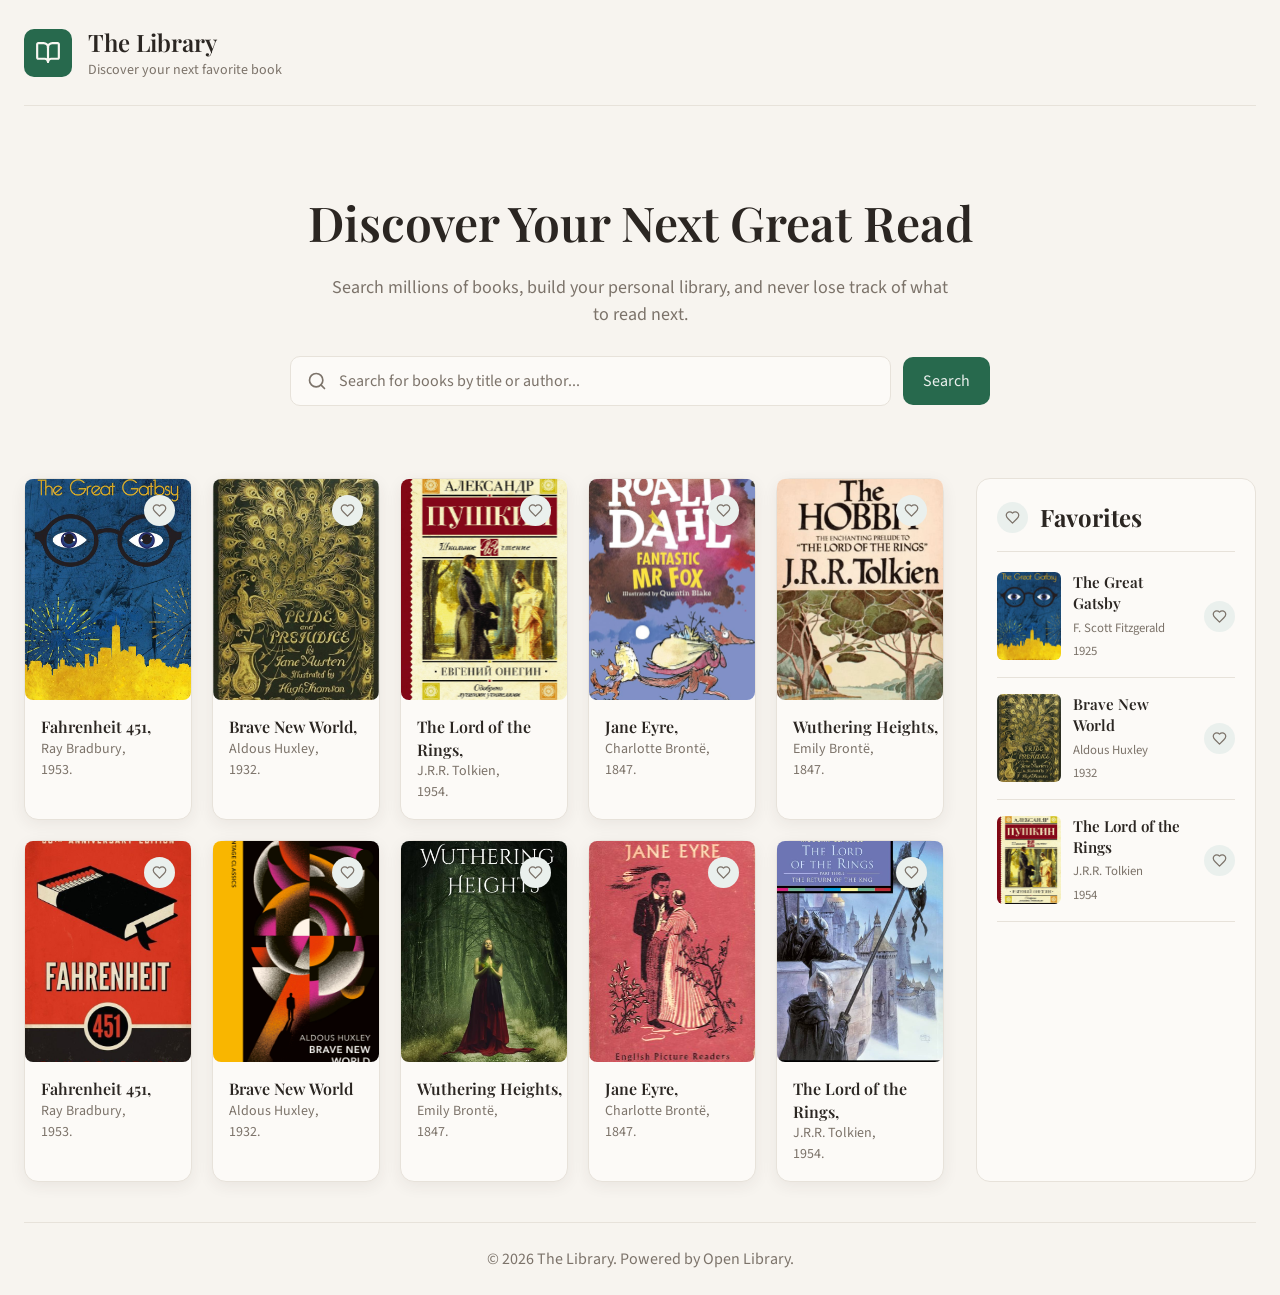
<file: simple-books-catalogue/index.html>
<!DOCTYPE html>
<html lang="en">
    <head>
        <meta charset="UTF-8">
        <meta name="viewport" content="width=device-width, initial-scale=1.0">
        <title>Book Catalog</title>

        <link rel="stylesheet" href="style.css">
    </head>

    <body>
        <header class="header">
            <figure class="header__logo">
                <img
                        src="assets/book.svg"
                        alt="Logo"
                >
            </figure>
            <div>
                <p class="header__title">The Library</p>
                <p class="header__description">Discover your next favorite book</p>
            </div>
        </header>

        <main class="page">
            <section class="page__hero hero">
                <h1 class="hero__title">Discover Your Next Great Read</h1>
                <p class="hero__description">Search millions of books, build your personal library, and never lose track
                    of what to read next.</p>
                <form class="search-form">
                    <div class="search-form__field">
                        <figure class="search-form__icon">
                            <img src="assets/search.svg"
                                 alt="Search for books by title or author">
                        </figure>

                        <input
                                class="search-form__input"
                                id="search"
                                type="text"
                                placeholder="Search for books by title or author..."
                        >

                    </div>
                    <button
                            class="btn btn--primary"
                            type="submit"
                    >Search
                    </button>
                </form>
            </section>

            <section class="page__catalog catalog">
                <div class="catalog__grid">
                    <article class="book-card">
                        <figure class="book-card__cover">
                            <img
                                    src="assets/the-great-gatsby.svg"
                                    alt="Cover for the book Fahrenheit 451"
                            >
                        </figure>

                        <button
                                class="btn btn--icon book-card__favorite"
                        >
                            <img
                                    src="assets/heart.svg"
                                    alt="Add a book to favorites"
                            >
                        </button>
                        <div class="text">
                            <h2 class="book-card__title">Fahrenheit 451,</h2>
                            <p class="book-card__author">Ray Bradbury,</p>
                            <p class="book-card__year">1953.</p>
                        </div>
                    </article>
                    <article class="book-card">
                        <figure class="book-card__cover">
                            <img
                                    src="assets/the-book-pride-and-prejudice.svg"
                                    alt="Cover for the book Pride and Prejudice"
                            >
                        </figure>

                        <button
                                class="btn btn--icon book-card__favorite"
                        >
                            <img
                                    src="assets/heart.svg"
                                    alt="Add a book to favorites"
                            >
                        </button>
                        <div class="text">
                            <h2 class="book-card__title">Brave New World,</h2>
                            <p class="book-card__author">Aldous Huxley,</p>
                            <p class="book-card__year">1932.</p>
                        </div>
                    </article>
                    <article class="book-card">
                        <figure class="book-card__cover">
                            <img
                                    src="assets/the-book-eugene-onegin.svg"
                                    alt="Cover for the book The Lord of the Rings"
                            >
                        </figure>

                        <button
                                class="btn btn--icon book-card__favorite"
                        >
                            <img
                                    src="assets/heart.svg"
                                    alt="Add a book to favorites"
                            >
                        </button>
                        <div class="text">
                            <h2 class="book-card__title">The Lord of the Rings,</h2>
                            <p class="book-card__author">J.R.R. Tolkien,</p>
                            <p class="book-card__year">1954.</p>
                        </div>
                    </article>
                    <article class="book-card">
                        <figure class="book-card__cover">
                            <img
                                    src="assets/the-book-the-amazing-mr-fox.svg"
                                    alt="Cover for the book Jane Eyre"
                            >
                        </figure>

                        <button
                                class="btn btn--icon book-card__favorite"
                        >
                            <img
                                    src="assets/heart.svg"
                                    alt="Add a book to favorites"
                            >
                        </button>
                        <div class="text">
                            <h2 class="book-card__title">Jane Eyre,</h2>
                            <p class="book-card__author">Charlotte Brontë,</p>
                            <p class="book-card__year">1847.</p>
                        </div>
                    </article>
                    <article class="book-card">
                        <figure class="book-card__cover">
                            <img
                                    src="assets/the-hobbit-book.svg"
                                    alt="Cover for the book Wuthering Heights"
                            >
                        </figure>

                        <button
                                class="btn btn--icon book-card__favorite"
                        >
                            <img
                                    src="assets/heart.svg"
                                    alt="Add a book to favorites"
                            >
                        </button>
                        <div class="text">
                            <h2 class="book-card__title">Wuthering Heights,</h2>
                            <p class="book-card__author">Emily Brontë,</p>
                            <p class="book-card__year">1847.</p>
                        </div>
                    </article>

                    <article class="book-card">
                        <figure class="book-card__cover">
                            <img
                                    src="assets/the-book-fahrenheit-451.svg"
                                    alt="Cover for the book Fahrenheit 451"
                            >
                        </figure>

                        <button
                                class="btn btn--icon book-card__favorite"
                        >
                            <img
                                    src="assets/heart.svg"
                                    alt="Add a book to favorites"
                            >
                        </button>
                        <div class="text">
                            <h2 class="book-card__title">Fahrenheit 451,</h2>
                            <p class="book-card__author">Ray Bradbury,</p>
                            <p class="book-card__year">1953.</p>
                        </div>
                    </article>
                    <article class="book-card">
                        <figure class="book-card__cover">
                            <img
                                    src="assets/the-book-pride-and-prejudice_2.svg"
                                    alt="Cover for the book Brave New World"
                            >
                        </figure>

                        <button
                                class="btn btn--icon book-card__favorite"
                        >
                            <img
                                    src="assets/heart.svg"
                                    alt="Add a book to favorites"
                            >
                        </button>
                        <div class="text">
                            <h2 class="book-card__title">Brave New World</h2>
                            <p class="book-card__author">Aldous Huxley,</p>
                            <p class="book-card__year">1932.</p>
                        </div>
                    </article>
                    <article class="book-card">
                        <figure class="book-card__cover">
                            <img
                                    src="assets/the-book-wuthering-heights.svg"
                                    alt="Cover for the book Wuthering Heights"
                            >
                        </figure>

                        <button
                                class="btn btn--icon book-card__favorite"
                        >
                            <img
                                    src="assets/heart.svg"
                                    alt="Add a book to favorites"
                            >
                        </button>
                        <div class="text">
                            <h2 class="book-card__title">Wuthering Heights,</h2>
                            <p class="book-card__author">Emily Brontë,</p>
                            <p class="book-card__year">1847.</p>
                        </div>
                    </article>
                    <article class="book-card">
                        <figure class="book-card__cover">
                            <img
                                    src="assets/the-book-jane-eyre.svg"
                                    alt="Cover for the book Jane Eyre"
                            >
                        </figure>

                        <button
                                class="btn btn--icon book-card__favorite"
                        >
                            <img
                                    src="assets/heart.svg"
                                    alt="Add a book to favorites"
                            >
                        </button>
                        <div class="text">
                            <h2 class="book-card__title">Jane Eyre,</h2>
                            <p class="book-card__author">Charlotte Brontë,</p>
                            <p class="book-card__year">1847.</p>
                        </div>
                    </article>
                    <article class="book-card">
                        <figure class="book-card__cover">
                            <img
                                    src="assets/the-book-the-lord-of-the-rings.svg"
                                    alt="Cover for the book The Lord of the Rings"
                            >
                        </figure>

                        <button
                                class="btn btn--icon book-card__favorite"
                        >
                            <img
                                    src="assets/heart.svg"
                                    alt="Add a book to favorites"
                            >
                        </button>
                        <div class="text">
                            <h2 class="book-card__title">The Lord of the Rings,</h2>
                            <p class="book-card__author">J.R.R. Tolkien,</p>
                            <p class="book-card__year">1954.</p>
                        </div>
                    </article>
                </div>
            </section>

            <aside class="page__favorites favorites">
                <section class="favorites__header">
                    <button class="btn btn--icon"
                            type="button"
                    >
                        <img
                                src="assets/heart.svg"
                                alt="Add a book to the Favorites section"
                        >
                    </button>
                    <h2 class="favorites__title">Favorites</h2>
                </section>
                <section class="favorites__list">
                    <article class="favorites__card">
                        <figure class="favorites__cover">
                            <img
                                    src="assets/the-great-gatsby.svg"
                                    alt="Cover for the book The Great Gatsby"
                            >
                        </figure>

                        <div class="text-favorites">
                            <h2 class="book-card__title">The Great Gatsby</h2>
                            <p class="book-card__author">F. Scott Fitzgerald</p>
                            <p class="book-card__year">1925</p>
                        </div>

                        <button class="btn btn--icon"
                                type="button"
                        >
                            <img
                                    src="assets/heart.svg"
                                    alt="Add a book to favorites"
                            >
                        </button>
                    </article>
                    <article class="favorites__card">
                        <figure class="favorites__cover">
                            <img
                                    src="assets/the-book-pride-and-prejudice.svg"
                                    alt="Cover for the book Pride and Prejudice"
                            >
                        </figure>

                        <div class="text-favorites">
                            <h2 class="book-card__title">Brave New World</h2>
                            <p class="book-card__author">Aldous Huxley</p>
                            <p class="book-card__year">1932</p>
                        </div>

                        <button class="btn btn--icon"
                                type="button"
                        >
                            <img
                                    src="assets/heart.svg"
                                    alt="Add a book to favorites"
                            >
                        </button>
                    </article>
                    <article class="favorites__card">
                        <figure class="favorites__cover">
                            <img
                                    src="assets/the-book-eugene-onegin.svg"
                                    alt="Cover for the book The Lord of the Rings"
                            >
                        </figure>

                        <div class="text-favorites">
                            <h2 class="book-card__title">The Lord of the Rings</h2>
                            <p class="book-card__author">J.R.R. Tolkien</p>
                            <p class="book-card__year">1954</p>
                        </div>

                        <button class="btn btn--icon"
                                type="button"
                        >
                            <img
                                    src="assets/heart.svg"
                                    alt="Add a book to favorites"
                            >
                        </button>

                    </article>
                </section>
            </aside>

        </main>
        <footer class="page__footer footer">
            <p>© 2026 The Library. Powered by Open Library.</p>
        </footer>
    </body>
</html>
</file>
<file: simple-books-catalogue/style.css>
@import url('./styles/variables.css');
@import url('./styles/base.css');
@import url('./styles/components.css');

/* GENERAL LAYOUT */

body {
    background-color: var(--background);
}


.header,
.page,
.footer {
    width: min(100% - 48px, var(--container-width));
    margin-inline: auto;
}

.page {
    display: grid;
    grid-template-columns: minmax(0, 1fr) 280px;
    gap: 32px;
    padding-block: 40px;
}

.header {
    display: flex;
    align-items: center;
    gap: 16px;
    padding-block: 24px;
    border-bottom: 1px solid var(--border);
}

.header__logo {
    display: flex;
    align-items: center;
    justify-content: center;
    width: 48px;
    height: 48px;
    flex-shrink: 0;
    background-color: var(--green);
    border-radius: var(--radius-main);
}

.header__logo img {
    width: 70%;
    height: 70%;
    padding: 4px;
}

.header__title {
    font-family: var(--font-title);
    font-size: 1.5rem;
    font-weight: 600;
    color: var(--title);
}

.header__description {
    font-size: 0.875rem;
    color: var(--text);
}


.page__hero {
    grid-column: 1 / -1;
}

.hero {
    padding: 40px 20px;
    text-align: center;
}

.hero__title {
    margin-bottom: 16px;
    font-family: var(--font-title);
    font-size: clamp(2rem, 4vw, 3rem);
    font-weight: 600;
    color: var(--title);
}

.hero__description {
    max-width: 620px;
    margin: 0 auto 28px;
    font-size: 1.125rem;
    color: var(--text);
}

.search-form {
    display: flex;
    justify-content: center;
    align-items: center;
    gap: 12px;
    max-width: 700px;
    margin-inline: auto;
}

.search-form__field {
    display: flex;
    align-items: center;
    flex: 1;
    min-width: 0;
    gap: 12px;
    padding-inline: 16px;
    border: 1px solid var(--border);
    border-radius: var(--radius-main);
    background-color: var(--card);
    transition: border-color var(--transition-fast);
}

.search-form__field:focus-within {
    border-color: var(--green);
}

.search-form__icon {
    width: 20px;
    height: 20px;
    flex-shrink: 0;
}

.search-form__input {
    width: 100%;
    min-width: 0;
    padding-block: 12px;
    border: none;
    outline: none;
    color: var(--title);
    background: transparent;
}
.search-form__input:focus {
    border: none;
    outline: none;
}

.search-form__input::placeholder {
    color: var(--text);
}

.page__catalog {
    min-width: 0;
}

.catalog {
    display: flex;
    flex-direction: column;
    gap: 24px;
}

.catalog__grid {
    display: grid;
    grid-template-columns: repeat(5, minmax(0, 1fr));
    gap: 20px;
}


.book-card {
    position: relative;
    display: flex;
    flex-direction: column;
    min-width: 0;
    gap: 8px;
    border: 1px solid var(--border);
    border-radius: var(--radius-card);
    background-color: var(--card);
    box-shadow: var(--shadow-card);
    transition:
            transform var(--transition-main),
            box-shadow var(--transition-main);
}

.text {
    padding-left: 16px;
    padding-bottom: 16px;
}



.book-card:hover {
    transform: translateY(-4px);
    box-shadow: 0 8px 22px var(--shadow);
}

.book-card__cover {
    width: 100%;
    aspect-ratio: 3 / 4;
    margin-bottom: 8px;
    overflow: hidden;
    border-radius: 8px;
    background-color: var(--secondary);
}

.book-card__cover img {
    width: 100%;
    height: 100%;
    object-fit: cover;
    transition: transform var(--transition-main);
}

.book-card:hover .book-card__cover img {
    transform: scale(1.04);
}

.book-card__favorite {
    position: absolute;
    top: 16px;
    right: 16px;
    z-index: 1;
}

.book-card__title {
    font-family: var(--font-title);
    font-size: 16px;
    font-weight: 600;
    line-height: 1.4;
    color: var(--title);
}

.book-card__author,
.book-card__year {
    font-size: 0.875rem;
    color: var(--text);
}


.page__favorites {
    min-width: 0;
}

.favorites {
    display: flex;
    flex-direction: column;
    gap: 20px;
    align-self: stretch;
    padding: 20px;
    border-radius: var(--radius-card);
    background-color: var(--card);
    border: 1px solid var(--border);
}

.favorites__header {
    display: flex;
    align-items: center;
    gap: 12px;
    padding-bottom: 16px;
    border-bottom: 1px solid var(--border);
}

.favorites__title {
    font-family: var(--font-title);
    font-size: 1.5rem;
    color: var(--title);
}

.favorites__list {
    display: flex;
    flex-direction: column;
    gap: 16px;
}

.favorites__card {
    position: relative;
    display: grid;
    grid-template-columns: 64px minmax(0, 1fr) auto;
    align-items: center;
    gap: 12px;
    padding-bottom: 16px;
    border-bottom: 1px solid var(--border);

}


.favorites__card:last-child {
    padding-bottom: 16px;
    border-bottom: 1px solid var(--border);
}

.favorites__cover {
    width: 64px;
    height: 88px;
    overflow: hidden;
    border-radius: 6px;
}

.favorites__cover img {
    width: 100%;
    height: 100%;
    object-fit: cover;
}

.text-favorites {
    display: flex;
    flex-direction: column;
    justify-content: center;
    gap: 4px;
    min-width: 0;
}

.favorites__card h2 {
    font-family: var(--font-title);
    font-size: 0.95rem;
    font-weight: 600;
    color: var(--title);
}

.favorites__card p {
    font-size: 0.8rem;
    color: var(--text);
}

.favorites__card .btn--icon {
    display: flex;
    flex-direction: row;
    justify-content: center;
    align-self: center;
}


.page__footer {
    display: flex;
    flex-direction: column;
    align-items: center;
    justify-content: center;
}

.footer {
    padding-top: 24px;
    padding-bottom: 24px;
    border-top: 1px solid var(--border);
    text-align: center;
    font-size: 16px;
    color: var(--text);
}


/* =================================
   9. RESPONSIVE DESIGN
================================= */

/* Tablets */

@media (max-width: 1200px) {
    .page {
        grid-template-columns: minmax(0, 1fr) 240px;
        gap: 24px;
    }

    .catalog__grid {
        grid-template-columns: repeat(3, minmax(0, 1fr));
        gap: 16px;
    }
}


/* Small tablets */

@media (max-width: 900px) {
    .page {
        grid-template-columns: 1fr;
    }

    .page__hero,
    .page__catalog,
    .page__favorites,
    .page__footer {
        grid-column: 1;
    }

    .favorites__list {
        display: grid;
        grid-template-columns: repeat(3, minmax(0, 1fr));
    }
}


/* Mobile */

@media (max-width: 600px) {
    .header,
    .page,
    .footer {
        width: calc(100% - 32px);
    }

    .header {
        padding-block: 16px;
    }

    .header__logo {
        width: 40px;
        height: 40px;
    }

    .header__title {
        font-size: 1.25rem;
    }

    .page {
        padding-block: 24px;
        gap: 24px;
    }

    .hero {
        padding: 24px 0;
    }

    .hero__title {
        font-size: 2rem;
    }

    .hero__description {
        font-size: 1rem;
    }

    .search-form {
        flex-direction: column;
    }

    .search-form__field {
        width: 100%;
    }

    .search-form .btn--primary {
        width: 100%;
    }

    .catalog__grid {
        grid-template-columns: repeat(2, minmax(0, 1fr));
        gap: 16px;
    }

    .favorites__list {
        grid-template-columns: 1fr;
    }
}
</file>
